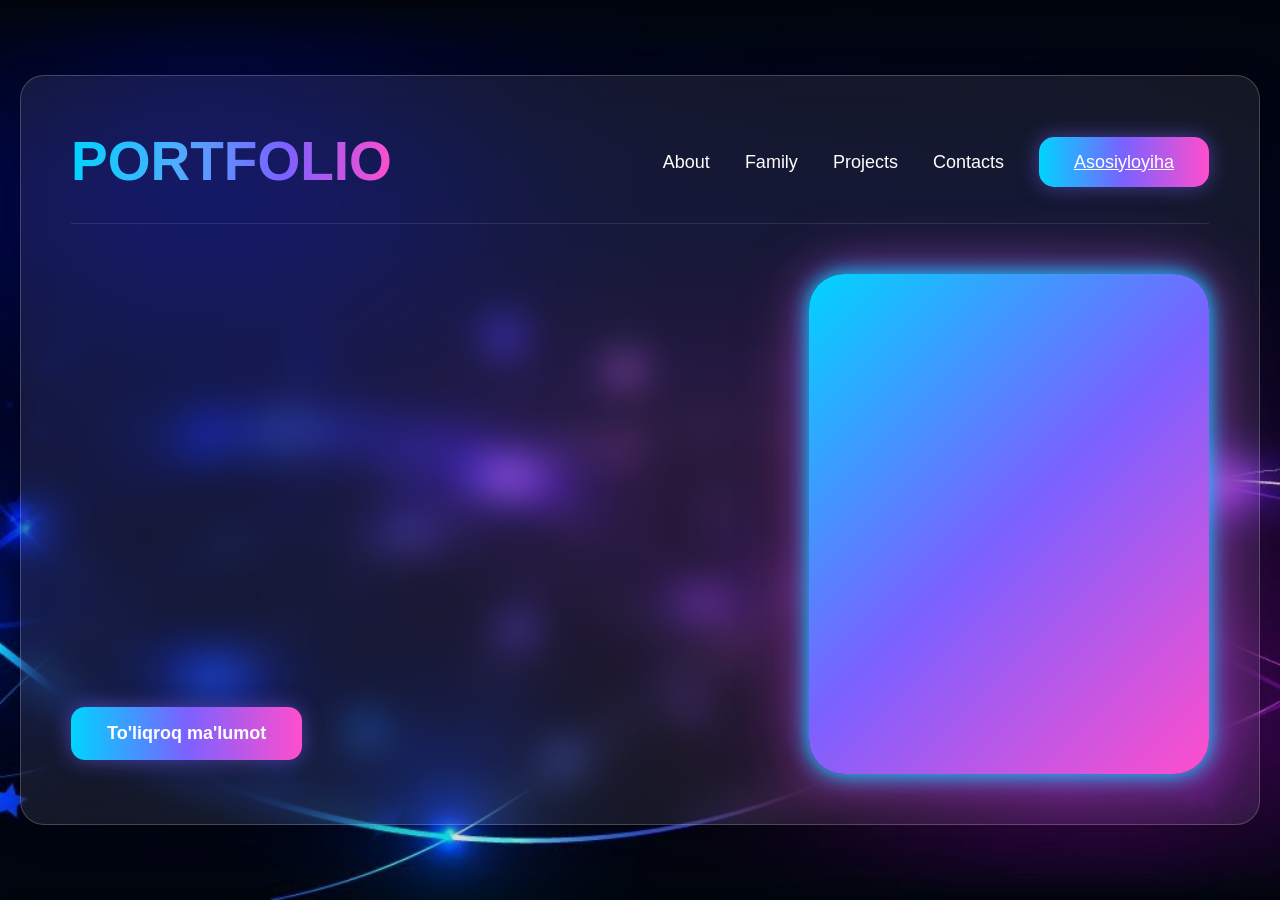
<file: index.html>
<!DOCTYPE html>
<html lang="en">

<head>
  <meta charset="UTF-8" />
  <meta name="viewport" content="width=device-width, initial-scale=1.0" />
  <link rel="stylesheet" href="style.css">
  <link href="https://unpkg.com/aos@2.3.1/dist/aos.css" rel="stylesheet">
  <title>Usmanov</title>
</head>

<body>
  <div data-aos="zoom-in" class="wrapper">
    <header>
      <div class="container">
        
  
        <div class="navbar">
          <a class='logo' href='/'>
            <h1>PORTFOLIO</h1>
          </a>
          <nav>
            <ul class="nav_links">
              <li><a class='nav-link' href='about.html'>About</a></li>
              <li><a class='nav-link' href='family.html'>Family</a></li>
              <li><a class='nav-link' href='project.html'>Projects</a></li>
              <li><a class='nav-link' href='contact.html'>Contacts</a></li>
              <li><a href="https://bookstore-web-ap.netlify.app/" class="oi">Asosiyloyiha</a></li>
            </ul>
          </nav>
        </div>

        <div class="hero">
          <div class="hero-content">
            <h1 class="hero-text">
              Assalomu alekum Hurmatli ota-onalar Mening Ismim Ixlosbek PDP junior F13 o'quvchisiman Sizlar b   ilan bugungi loyihamni o'rtoqlashmoqchiman.
            </h1>
            <a class='hero-btn' href='about.html'>To'liqroq ma'lumot</a>
          </div>
          <div class="hero-img">
            <img src="images/photo_2026-08-11_09-14-52.jpg" alt="Usmanov" />
          </div>
        </div>

      </div>
    </header>
  </div>

  <script src="https://unpkg.com/aos@2.3.1/dist/aos.js"></script>
  <script>
    AOS.init({
    duratoin:1000,
      once: true
    });
  </script>
  <script>

    window.addEventListener("load", () => {

    const elements = document.querySelectorAll(".logo, nav, .hero-text, .hero img, .btn");

    elements.forEach((el, index) => {
        el.style.opacity = "0";
        el.style.transform = "translateY(60px)";

        setTimeout(() => {
            el.style.transition = "1.8s ease";
            el.style.opacity = "1";
            el.style.transform = "translateY(0)";
        }, index * 500);
    });

});
  </script>
</body>

</html>
</file>
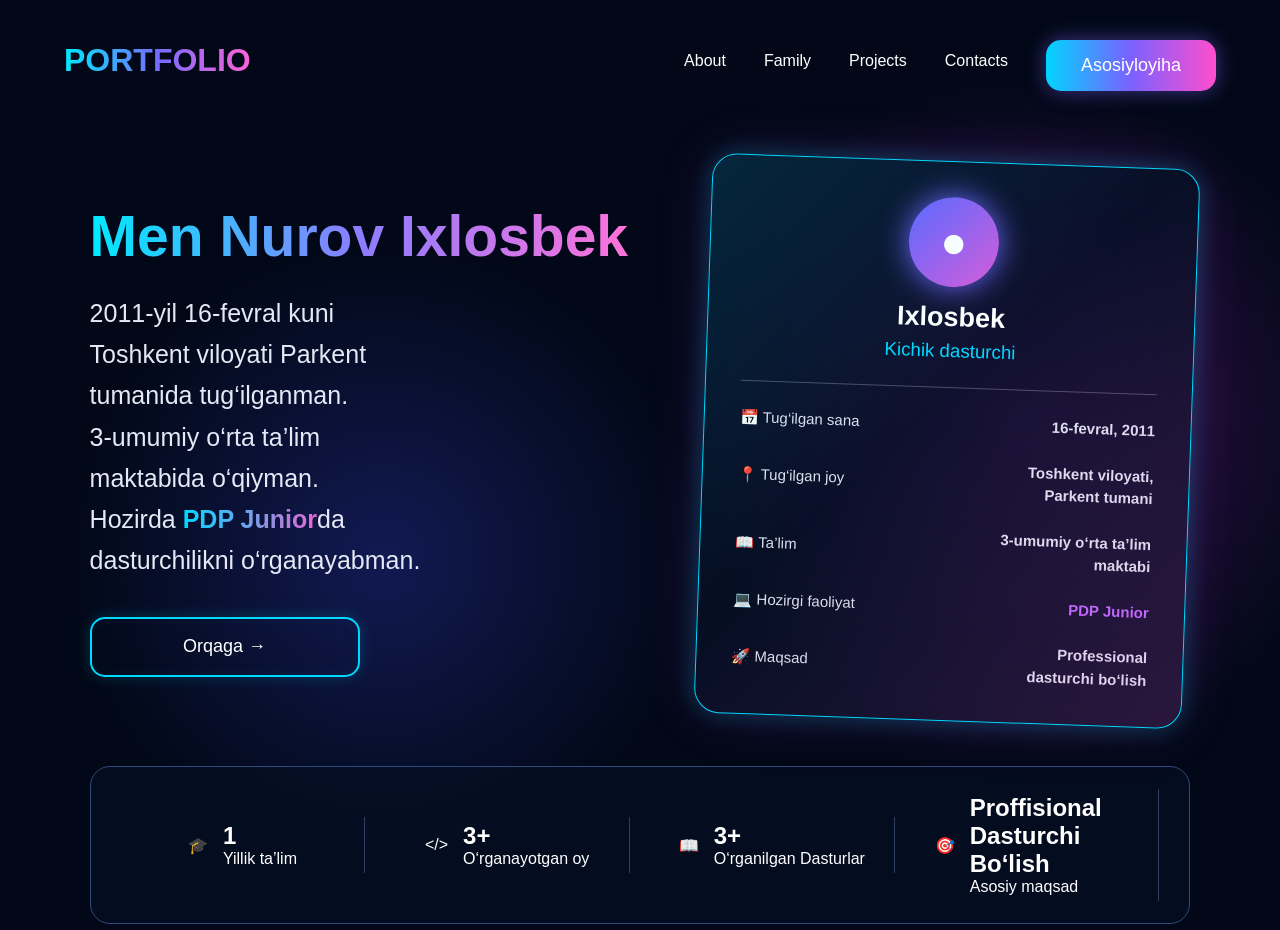
<file: about.html>
<!DOCTYPE html>
<html lang="uz">
<head>
    <meta charset="UTF-8">
    <meta name="viewport" content="width=device-width, initial-scale=1.0">
    <title>Ixlosbek Portfolio</title>
    <link rel="stylesheet" href="about.css">
</head>
<body>

<header>
    <div class="logo">PORTFOLIO</div>

    <nav>
        <a href="about.html">About</a>
        <a href="family.html">Family</a>
        <a href="project.html">Projects</a>
        <a href="contact.html">Contacts</a>
        <a href="" class="oi">Asosiyloyiha</a>
    </nav>
</header>

<main class="hero">

    <section class="left">

        <h1>
            Men Nurov <span>Ixlosbek</span>
        </h1>

        <p>
            2011-yil 16-fevral kuni<br>
            Toshkent viloyati Parkent<br>
            tumanida tug‘ilganman.<br>
            3-umumiy o‘rta ta’lim<br>
            maktabida o‘qiyman.<br>
            Hozirda <b>PDP Junior</b>da<br>
            dasturchilikni o‘rganayabman.
        </p>

       <a href="index.html"><button class="manzil">
            Orqaga
            <span>→</span>
        </button></a> 

    </section>


    <section class="profile">

        <div class="avatar">
            <div class="person">●</div>
        </div>

        <h2>Ixlosbek</h2>
        <h3>Kichik dasturchi</h3>

        <div class="line"></div>

        <div class="info">
            <div class="row">
                <span>📅 Tug‘ilgan sana</span>
                <strong>16-fevral, 2011</strong>
            </div>

            <div class="row">
                <span>📍 Tug‘ilgan joy</span>
                <strong>Toshkent viloyati,<br>Parkent tumani</strong>
            </div>

            <div class="row">
                <span>📖 Ta’lim</span>
                <strong>3-umumiy o‘rta ta’lim<br>maktabi</strong>
            </div>

            <div class="row">
                <span>💻 Hozirgi faoliyat</span>
                <strong class="purple">PDP Junior</strong>
            </div>

            <div class="row">
                <span>🚀 Maqsad</span>
                <strong>Professional<br>dasturchi bo‘lish</strong>
            </div>
        </div>

    </section>

</main>


<section class="stats">

    <div class="stat">
        <div class="icon">🎓</div>
        <div>
            <h2>1</h2>
            <p>Yillik ta’lim</p>
        </div>
    </div>

    <div class="stat">
        <div class="icon">&lt;/&gt;</div>
        <div>
            <h2>3+</h2>
            <p>O‘rganayotgan oy</p>
        </div>
    </div>

    <div class="stat">
        <div class="icon">📖</div>
        <div>
            <h2>3+</h2>
            <p>O‘rganilgan Dasturlar</p>
        </div>
    </div>

    <div class="stat">
        <div class="icon">🎯</div>
        <div>
            <h2>Proffisional Dasturchi Bo‘lish</h2>
            <p>Asosiy maqsad</p>
        </div>
    </div>

</section>

</body>
</html>
</file>
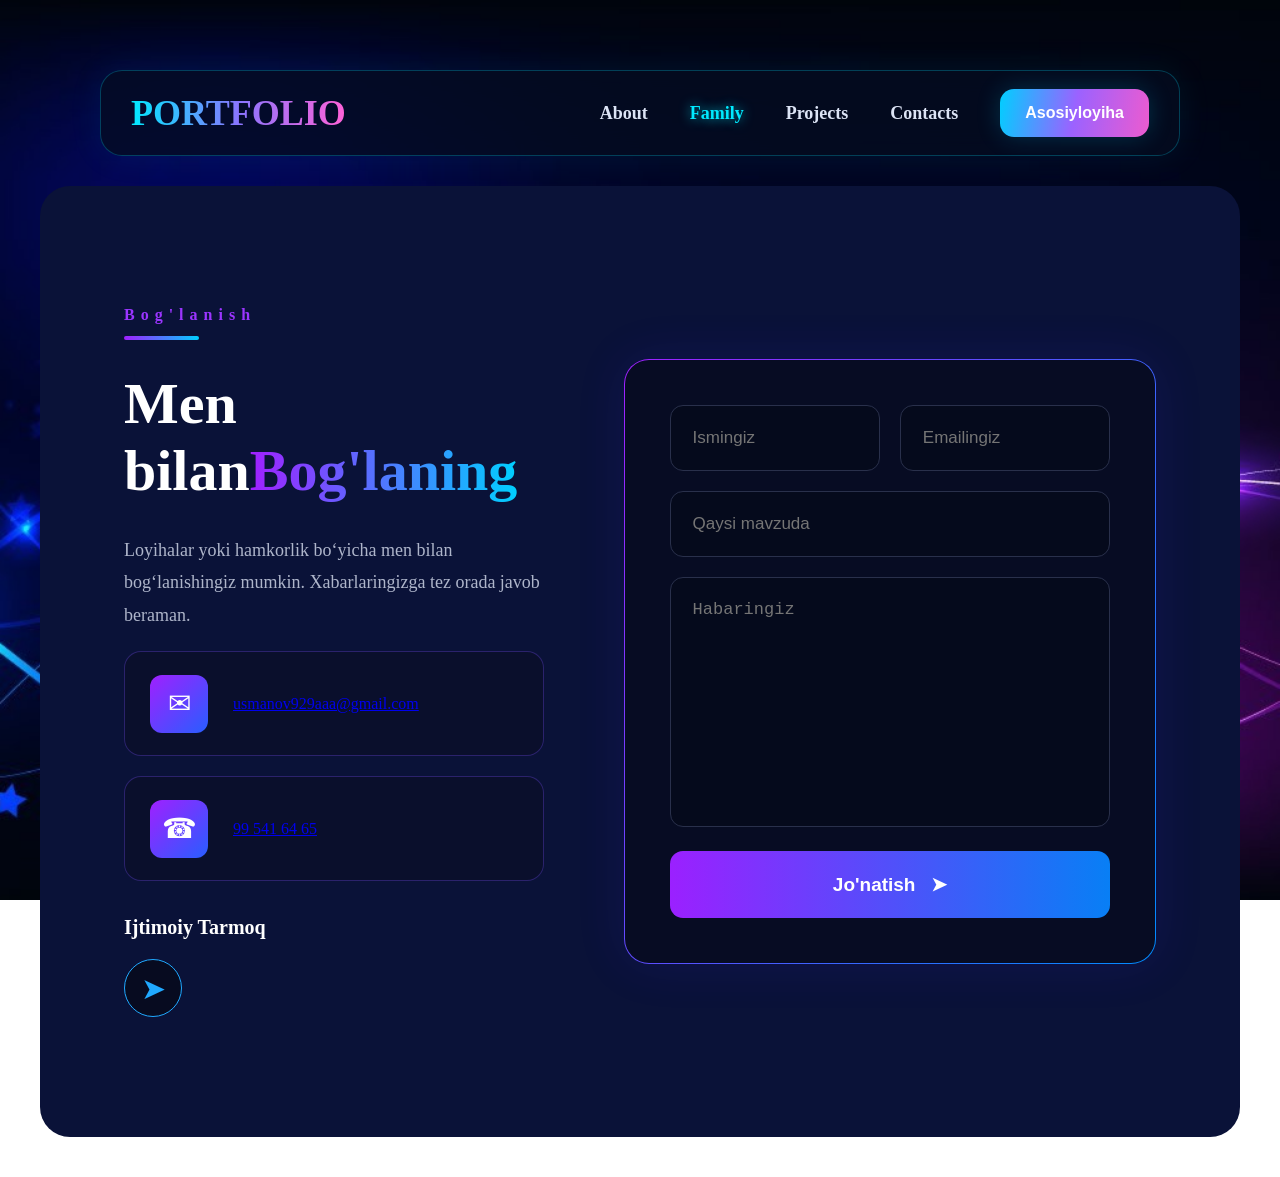
<file: contact.html>
<!doctype html>
<html lang="en">
  <head>
    <meta charset="UTF-8" />
    <meta name="viewport" content="width=device-width, initial-scale=1.0" />
    <title>Document</title>
    <link rel="stylesheet" href="contact.css" />
  </head>
  <body>
    <div class="container">
      <header class="navbar">
        <div class="logo">PORTFOLIO</div>

        <nav>
          <a href="about.html">About</a>
          <a href="family.html" class="active">Family</a>
          <a href="project.html">Projects</a>
          <a href="contact.html">Contacts</a>

          <button class="nav-btn">Asosiyloyiha</button>
        </nav>
      </header>
      <section class="contact" id="contact">
        <div class="contact-left">
          <span class="contact-title">Bog'lanish</span>

          <h2>Men bilan<b>Bog'laning</b></h2>

          <p>
            Loyihalar yoki hamkorlik bo‘yicha men bilan bog‘lanishingiz mumkin.
            Xabarlaringizga tez orada javob beraman.
          </p>

          <div class="contact-box">
            <div class="icon">✉</div>
            <div>
            <a href="mailto:usmanov929aaa@gmail.com">usmanov929aaa@gmail.com</a>
            </div>
          </div>

          <div class="contact-box">
            <div class="icon">☎</div>
            <div>
             <a href="tel:+998995416465">99 541 64 65</a>
            </div>
          </div>

          <h3 class="follow">Ijtimoiy Tarmoq</h3>

          <div class="socials">

            <a href="https://t.me/Ikhlosbek_ake" class="telegram">➤</a>
          </div>
        </div>

        <form class="contact-form">
          <div class="form-row">
            <input type="text" placeholder="Ismingiz" />
            <input type="email" placeholder="Emailingiz" />
          </div>

          <input type="text" placeholder="Qaysi mavzuda" />

          <textarea placeholder="Habaringiz"></textarea>

          <button type="submit">Jo'natish <span>➤</span></button>
        </form>
      </section>
    </div>
  </body>
</html>
</file>
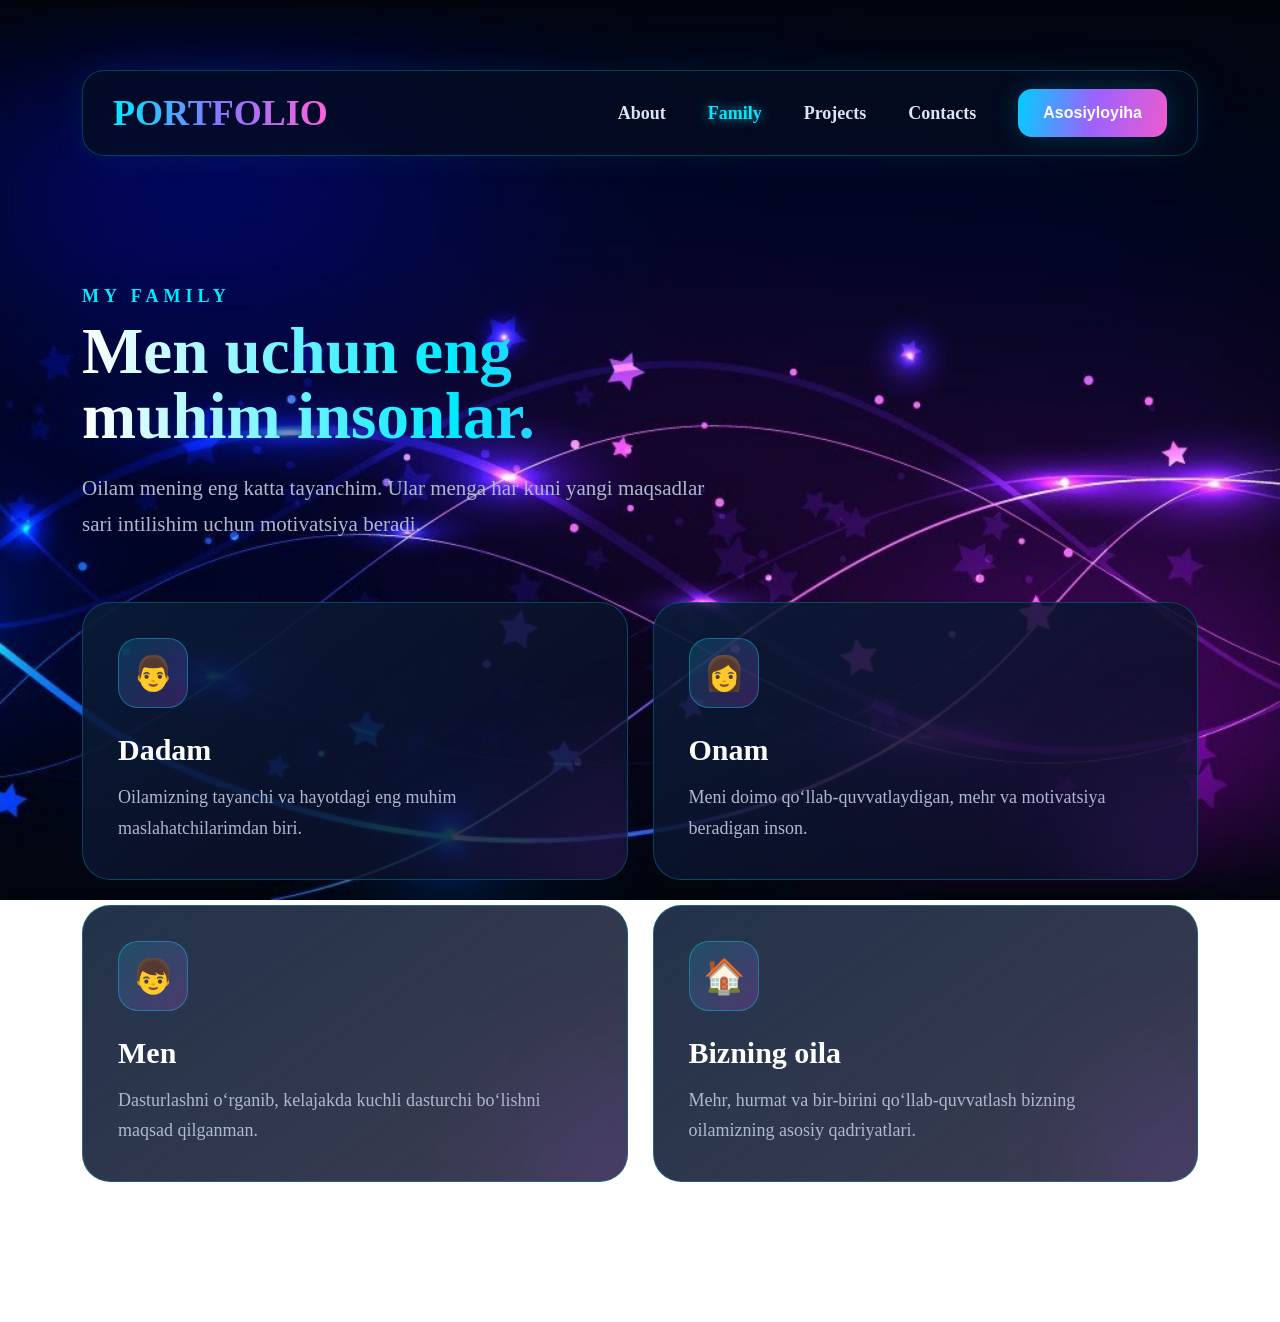
<file: family.html>
<!doctype html>
<html lang="en">
  <head>
    <meta charset="UTF-8" />
    <meta name="viewport" content="width=device-width, initial-scale=1.0" />
    <title>Usmanov</title>
    <link rel="stylesheet" href="family.css" />
  </head>
  <body>
    <header class="navbar">
      <div class="logo">PORTFOLIO</div>

      <nav>
        <a href="about.html">About</a>
        <a href="family.html" class="active">Family</a>
        <a href="project.html">Projects</a>
        <a href="contact.html">Contacts</a>

        <button class="nav-btn">Asosiyloyiha</button>
      </nav>
    </header>
    <section class="family" id="family">
      <div class="family-title">
        <small>MY FAMILY</small>

        <h2>
          Men uchun eng<br />
          muhim insonlar.
        </h2>

        <p>
          Oilam mening eng katta tayanchim. Ular menga har kuni yangi maqsadlar
          sari intilishim uchun motivatsiya beradi.
        </p>
      </div>

      <div class="family-cards">
        <div class="family-card">
          <div class="family-icon">👨</div>

          <h3>Dadam</h3>

          <p>
            Oilamizning tayanchi va hayotdagi eng muhim maslahatchilarimdan
            biri.
          </p>
        </div>

        <div class="family-card">
          <div class="family-icon">👩</div>

          <h3>Onam</h3>

          <p>
            Meni doimo qo‘llab-quvvatlaydigan, mehr va motivatsiya beradigan
            inson.
          </p>
        </div>

        <div class="family-card">
          <div class="family-icon">👦</div>

          <h3>Men</h3>

          <p>
            Dasturlashni o‘rganib, kelajakda kuchli dasturchi bo‘lishni maqsad
            qilganman.
          </p>
        </div>

        <div class="family-card">
          <div class="family-icon">🏠</div>

          <h3>Bizning oila</h3>

          <p>
            Mehr, hurmat va bir-birini qo‘llab-quvvatlash bizning oilamizning
            asosiy qadriyatlari.
          </p>
        </div>
      </div>
    </section>
  </body>
</html>
</file>
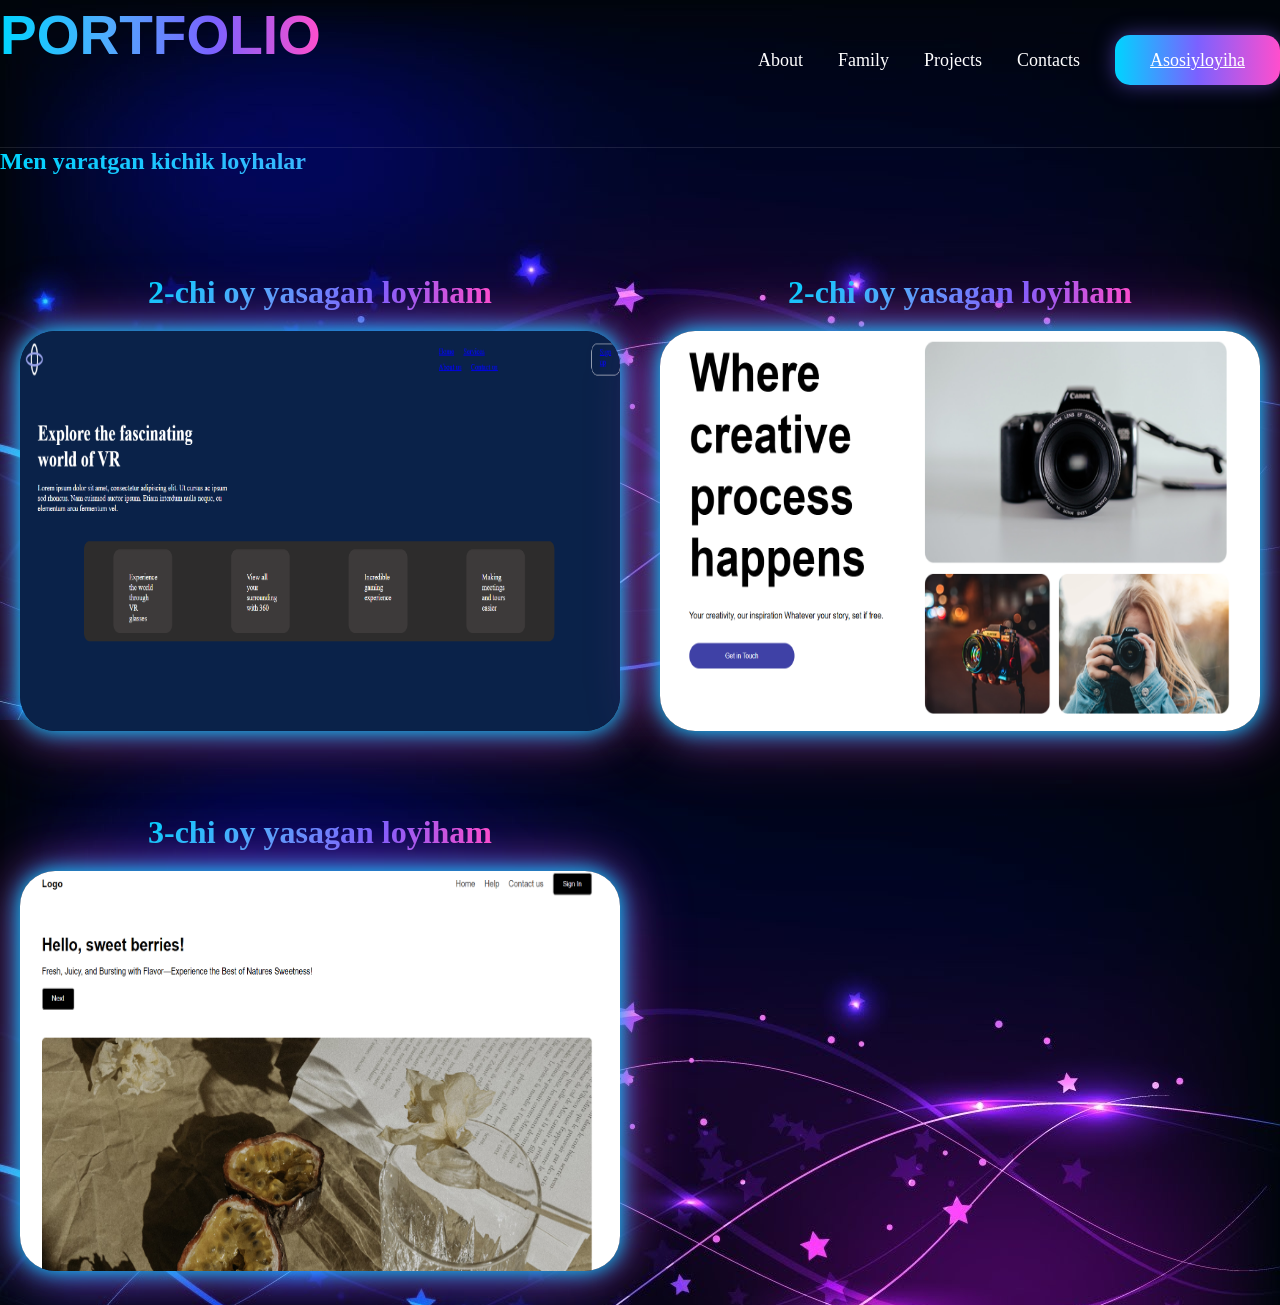
<file: project.html>
<!doctype html>
<html lang="en">
  <head>
    <meta charset="UTF-8" />
    <meta name="viewport" content="width=device-width, initial-scale=1.0" />
    <title>Document</title>
    <link rel="stylesheet" href="project.css" />
  </head>
  <body>
    <div class="container">
      <div class="navbar">
        <a class="logo" href="/">
          <h1>PORTFOLIO</h1>
        </a>
        <nav>
          <ul class="nav_links">
            <li><a class="nav-link" href="about.html">About</a></li>
            <li><a class="nav-link" href="family.html">Family</a></li>
            <li><a class="nav-link" href="project.html">Projects</a></li>
            <li><a class="nav-link" href="contact.html">Contacts</a></li>
            <li>
              <a href="https://bookstore-web-ap.netlify.app/" class="oi"
                >Asosiyloyiha</a
              >
            </li>
          </ul>
        </nav>
      </div>
    </div>
    <main>
      <div class="container">
<section class="hero">
     <h1>Men yaratgan kichik loyhalar</h1>
        <div class="hero-card">
       
          <div class="hero-cards">
     <h2>2-chi oy yasagan loyiham</h2>
            <a href="C:\Users\Lenovo\Desktop\pdp-junior\2-modul\6-dars vazifa">       <img class="hero-img" src="images/loyiha 1.png" alt="" /></a>
          </div>   
            <div class="hero-cards">
           <h2>2-chi oy yasagan loyiham</h2>
            <a href="">  <img class="hero-img" src="images/loyiha2.png" alt="" /></a>
          </div>
          <div class="hero-cards">
           <h2>3-chi oy yasagan loyiham</h2>
            <a href="">  <img class="hero-img" src="images/loyiha3.png" alt="" /></a>
          </div>
     
        </div>
      </section>
      </div>
      
    </main>
  </body>
</html>
</file>
<file: style.css>
* {
  margin: 0;
  padding: 0;
  box-sizing: border-box;
  font-family: "Segoe UI", Tahoma, Verdana, sans-serif;
}

body {
  background-image: url(images/orqa\ fon.png);
  background-size: cover;
  background-position: center;
  background-repeat: no-repeat;
  background-attachment: fixed;
  min-height: 100vh;
  padding: 40px 20px;
  display: flex;
  align-items: center;
  justify-content: center;
}

.wrapper {
  width: 100%;
  max-width: 1300px;
}
header {
  width: 100%;
  background: rgba(255, 255, 255, 0.08);
  backdrop-filter: blur(20px);
  -webkit-backdrop-filter: blur(20px);
  border: 1px solid rgba(255, 255, 255, 0.2);
  border-radius: 24px;
  box-shadow: 0 8px 32px 0 rgba(0, 0, 0, 0.3);
}

.container {
  width: 100%;
  padding: 50px;
}
.navbar {
  display: flex;
  align-items: center;
  justify-content: space-between;
  flex-wrap: wrap;
  gap: 20px;
  border-bottom: 1px solid rgba(255, 255, 255, 0.1);
  padding-bottom: 25px;
}

.logo {
  text-decoration: none;
}

.navbar h1 {
  font-size: 55px;
  font-weight: 700;
  line-height: 1.3;
  font-family: sans-serif;

  background: linear-gradient(90deg, #00d4ff, #4facfe, #7b61ff, #ff4ecd);
  -webkit-background-clip: text;
  -webkit-text-fill-color: transparent;
  background-clip: text;
  color: transparent;
}

.nav_links {
  display: flex;
  align-items: center;
  gap: 35px;
  flex-wrap: wrap;
}

.nav_links li {
  list-style: none;
}

.nav-link {
  text-decoration: none;
  color: #fff;
  font-size: 18px;
  font-weight: 500;
  transition: 0.3s;
  position: relative;
}

.nav-link:hover {
  color: #fff;
}

.nav-link::after {
  content: "";
  position: absolute;
  bottom: -6px;
  left: 0;
  width: 0%;
  height: 3px;
  background-color: #fff;
  transition: 0.4s;
  border-radius: 2px;
}

.nav-link:hover::after {
  width: 100%;
}

/* Navbardagi oq tugma */
.oi {
  margin-top: 30px;
  padding: 15px 35px;
  border: none;
  border-radius: 15px;
  color: #fff;
  font-size: 18px;
  cursor: pointer;
  background: linear-gradient(90deg, #00d4ff, #7b61ff, #ff4ecd);
  box-shadow: 0 0 20px rgba(123, 97, 255, 0.5);
  transition: 0.3s;
}

.oi:hover {
  transform: translateY(-5px);
  box-shadow:
    0 0 15px #00d4ff,
    0 0 30px #7b61ff,
    0 0 45px #ff4ecd;
}

.hero {
  margin-top: 50px;
  display: flex;
  align-items: center;
  justify-content: space-between;
  gap: 50px;
}

.hero-content {
  flex: 1;
  display: flex;
  flex-direction: column;
  align-items: flex-start;
  gap: 30px;
}

.hero-content .hero-text {
  font-size: 50px;
  font-weight: 700;
  line-height: 1.3;
  display: inline-block;

  background: linear-gradient(90deg, #00e5ff, #7b61ff, #ff4ecd);

  -webkit-background-clip: text;
  background-clip: text;

  -webkit-text-fill-color: transparent;
  color: transparent;
}

/* To'liqroq ma'lumot tugmasi */
.hero-btn {
  display: inline-block;
  text-decoration: none;
  padding: 16px 36px;
  border-radius: 14px;
  color: white;
  font-size: 18px;
  font-weight: 700;
  border: none;
  cursor: pointer;
  transition: 0.3s;
  background: linear-gradient(90deg, #00d4ff, #7b61ff, #ff4ecd);
  box-shadow: 0 0 20px rgba(123, 97, 255, 0.5);
}

.hero-btn:hover {
  transform: translateY(-2px);
  box-shadow: 0 6px 20px rgba(0, 114, 255, 0.5);
}

.hero-img {
  width: 400px;
  height: 500px;
  padding: 12px;
  border-radius: 35px;
  position: relative;
  overflow: hidden;

  background: linear-gradient(135deg, #00d4ff, #7b61ff, #ff4ecd);

  box-shadow:
    0 0 20px #00d4ff,
    0 0 40px rgba(123, 97, 255, 0.6),
    0 0 70px rgba(255, 78, 205, 0.4);

  animation: float 4s ease-in-out infinite;
  transition: 0.5s;
}
.hero-img::before {
  content: "";
  position: absolute;
  inset: 0;
  border-radius: 35px;

  background: linear-gradient(
    45deg,
    transparent,
    rgba(255, 255, 255, 0.35),
    transparent
  );

  transform: translateX(-100%);
  animation: shine 3s infinite;
}

.image-box:hover {

    transform:rotate(-4deg) scale(1.05);
}

.image-box img{
    width:100%;
    height:100%;
    object-fit:cover;
    border-radius:28px;
}
@keyframes float{
    0%,100%{
        transform:translateY(0);
    }
    50%{
        transform:translateY(-20px);
    }
}

@keyframes shine{
    100%{
        transform:translateX(100%);
    }
}
.hero-img img {
  width: 400px;
  height: 400px;
  object-fit: cover;
  border-radius: 50%;
  border: 4px solid rgba(255, 255, 255, 0.2);
  box-shadow: 0 10px 30px #7b61ff74;
}

/* ===================================================
   RESPONSIVE DESIGN (Telefon va Planshetlar uchun)
   =================================================== */

@media (max-width: 1024px) {
  .hero {
    flex-direction: column-reverse; /* Telefonlarda rasm tepaga, matn pastga tushadi */
    text-align: center;
    gap: 35px;
  }
  .hero-content {
    align-items: center;
  }
  .hero-content .hero-text {
    font-size: 28px;
  }
  .hero-img img {
    width: 300px;
    height: 300px;
  }
}

@media (max-width: 768px) {
  body {
    padding: 15px;
  }
  .container {
    padding: 25px;
  }
  .navbar {
    flex-direction: column;
    text-align: center;
  }
  .nav_links {
    justify-content: center;
    gap: 20px;
  }
}
</file>
<file: about.css>
* {
  margin: 0;
  padding: 0;
  box-sizing: border-box;
}

body {
  min-height: 100vh;
  font-family: Arial, sans-serif;
  color: white;
  background:
    radial-gradient(circle at 30% 60%, #111a52 0%, transparent 30%),
    radial-gradient(circle at 80% 45%, #35104e 0%, transparent 30%), #020817;
  overflow-x: hidden;
}

/* HEADER */

header {
  width: 90%;
  margin: 30px auto;
  display: flex;
  justify-content: space-between;
  align-items: center;
}

.logo {
  font-size: 32px;
    font-weight: bold;

    background: linear-gradient(90deg, #00eaff, #756cff, #ff62d8);

    -webkit-background-clip: text;
    background-clip: text;

    color: transparent;
}

nav {
  display: flex;
  align-items: center;
  gap: 38px;
}

nav a {
  color: white;
  text-decoration: none;
  font-size: 16px;
  transition: 0.3s;
}

nav a:hover {
  color: #00eaff;
}

.oi {
  margin-top: 10px;
  padding: 15px 35px;
  border: none;
  border-radius: 15px;
  color: #fff;
  font-size: 18px;
  cursor: pointer;
  background: linear-gradient(90deg, #00d4ff, #7b61ff, #ff4ecd);
  box-shadow: 0 0 20px rgba(123, 97, 255, 0.5);
  transition: 0.3s;
}

.oi:hover {
  transform: translateY(-5px);
  box-shadow:
    0 0 15px #00d4ff,
    0 0 30px #7b61ff,
    0 0 45px #ff4ecd;
}

/* HERO */

.hero {
  width: 86%;
  margin: 70px auto 45px;

  display: flex;
  justify-content: space-between;
  align-items: center;
  gap: 70px;
}

.left {
  width: 52%;
}

.left h1 {
  font-size: 57px;
  margin-bottom: 25px;
  line-height: 1.1;

  background: linear-gradient(90deg, #00eaff, #8d7cff, #ff72d8);

  -webkit-background-clip: "text";
background-clip: text;
  color: transparent;
}

.left p {
  color: #e5e9f5;
  font-size: 25px;
  font-weight: 500;
  line-height: 1.65;
}

.left b {
  background: linear-gradient(90deg, #00d9ff, #e766d5);

  -webkit-background-clip: text;
  background-clip: text;
  color: transparent;
}

.manzil{
  margin-top: 35px;
  width: 270px;
  height: 60px;
text-decoration: none;
color: white;
  border: 2px solid #00d9ff;
  border-radius: 15px;

  background: transparent;
  color: white;

  font-size: 18px;
  cursor: pointer;

  box-shadow:
    0 0 15px rgba(0, 217, 255, 0.2),
    inset 0 0 15px rgba(0, 217, 255, 0.05);

  transition: 0.3s;
}

.back span {
  float: right;
  font-size: 28px;
}

.back:hover {
  transform: translateY(-4px);
  box-shadow: 0 0 25px #00d9ff;
}

/* PROFILE CARD */

.profile {
  width: 510px;
  min-height: 560px;

  padding: 35px;

  border: 1px solid #00d9ff;
  border-radius: 25px;

  background: rgba(7, 18, 40, 0.7);

  box-shadow:
    0 0 25px rgba(0, 217, 255, 0.25),
    0 0 60px rgba(221, 70, 255, 0.15);

  transform: rotate(2deg);

  position: relative;
}

.profile::before {
  content: "";
  position: absolute;
  inset: 0;

  border-radius: 25px;

  background: linear-gradient(
    135deg,
    rgba(0, 217, 255, 0.12),
    transparent 45%,
    rgba(255, 70, 210, 0.15)
  );

  pointer-events: none;
}

.avatar {
  width: 90px;
  height: 90px;

  margin: 0 auto 15px;

  border-radius: 50%;

  display: flex;
  justify-content: center;
  align-items: center;

  background: linear-gradient(135deg, #5e64ff, #d95bd9);

  box-shadow: 0 0 30px #7065ff;
}

.person {
  font-size: 45px;
  color: white;
}

.profile h2 {
  text-align: center;
  font-size: 27px;
}

.profile h3 {
  text-align: center;
  margin-top: 7px;
  color: #00d9ff;
  font-weight: normal;
}

.line {
  width: 100%;
  height: 1px;
  background: rgba(255, 255, 255, 0.25);
  margin: 25px 0;
}

.info {
  display: flex;
  flex-direction: column;
  gap: 23px;
}

.row {
  display: flex;
  justify-content: space-between;
  align-items: center;
  gap: 20px;

  color: #dce2ef;
}

.row span {
  font-size: 15px;
}

.row strong {
  text-align: right;
  font-size: 15px;
  line-height: 1.5;
}

.purple {
  color: #b76cff;
}

/* STATS */

.stats {
  width: 86%;
  margin: 0 auto 35px;

  padding: 22px 30px;
  border: 1px solid #304a7b;
  border-radius: 20px;
  background: rgba(5, 15, 35, .7);
  display: flex;
align-items: center;
justify-content: space-between;
gap: 20px;
}
.stat{
    flex: 1;

    display: flex;
    align-items: center;
    justify-content: center;
    gap: 15px;

    border-right: 1px solid #30405f;
    padding: 5px 20px;
}
</file>
<file: contact.css>
*{
    margin: 0;
    padding: 0;
    box-sizing: border-box;
}
body{
   background-image: url(images/orqa\ fon.png);
  background-size: cover;
  background-position: center;
  background-repeat: no-repeat;
  background-attachment: fixed;
  min-height: 100vh;
  padding: 40px 20px;
  display: flex;
  flex-direction: column;
  align-items: center;
  justify-content: center;  
}
.container{
    max-width: 1200px;
    width: 100%;
    margin: 0 auto;
}
.navbar {
    width: 90%;
    margin: 30px auto;

    display: flex;
    justify-content: space-between;
    align-items: center;

    padding: 18px 30px;

    border-radius: 22px;
    background: rgba(5, 13, 32, .75);

    border: 1px solid rgba(0, 225, 255, .25);

    backdrop-filter: blur(18px);

    box-shadow:
        0 0 35px rgba(0, 220, 255, .08);
}

.logo {
    font-size: 36px;
    font-weight: 800;

    background: linear-gradient(
        90deg,
        #00eaff,
        #8975ff,
        #ff62d8
    );

    -webkit-background-clip: text;
    background-clip: text;
    color: transparent;
}

.navbar nav {
    display: flex;
    align-items: center;
    gap: 42px;
}

.navbar nav a {
    color: #dce4f5;
    text-decoration: none;

    font-size: 18px;
    font-weight: 600;

    transition: .3s;
}

.navbar nav a:hover,
.navbar nav .active {
    color: #00eaff;

    text-shadow:
        0 0 12px rgba(0, 234, 255, .7);
}

.nav-btn {
    padding: 15px 25px;

    border: none;
    border-radius: 14px;

    color: white;
    font-size: 16px;
    font-weight: 600;

    background: linear-gradient(
        100deg,
        #00cfff,
        #9b62ff,
        #ed5bcf
    );

    cursor: pointer;

    box-shadow:
        0 0 25px rgba(0, 210, 255, .2);
}

.contact {
  min-height: 100vh;
  padding: 120px 7%;
  background: #0a1238;
  color: white;
  display: flex;
  align-items: center;
  justify-content: space-between;
  gap: 80px;
  border-radius: 30px;
}

/* LEFT */

.contact-left {
  width: 42%;
}

.contact-title {
  color: #9b35ff;
  font-size: 16px;
  letter-spacing: 6px;
  font-weight: 600;
}

.contact-title::after {
  content: "";
  display: block;
  width: 75px;
  height: 4px;
  margin-top: 12px;
  border-radius: 10px;
  background: linear-gradient(90deg, #a020ff, #00cfff);
}

.contact-left h2 {
  font-size: 58px;
  margin: 30px 0;
}

.contact-left h2 b {
  background: linear-gradient(90deg, #a020ff, #00cfff);
  -webkit-background-clip: text;
  background-clip: text;
  -webkit-text-fill-color: transparent;
}

.contact-left > p {
  color: #aeb5ca;
  font-size: 18px;
  line-height: 1.8;
  max-width: 520px;
}

/* INFO BOX */

.contact-box {
  width: 100%;
  height: 105px;
  margin-top: 20px;
  padding: 20px 25px;

  display: flex;
  align-items: center;
  gap: 25px;

  border: 1px solid rgba(120, 80, 255, .3);
  border-radius: 17px;

  background: rgba(10, 15, 40, .7);

  transition: .3s;
}

.contact-box:hover {
  transform: translateX(5px);
  border-color: #8c35ff;
  box-shadow: 0 0 25px rgba(125, 30, 255, .2);
}

.icon {
  width: 58px;
  height: 58px;

  display: flex;
  align-items: center;
  justify-content: center;

  border-radius: 12px;

  font-size: 28px;

  background: linear-gradient(135deg, #a020ff, #285eff);
}

.contact-box small {
  color: #8e95aa;
}

.contact-box h4 {
  margin-top: 7px;
  font-size: 18px;
  font-weight: 500;
}

/* SOCIAL */

.follow {
  margin-top: 35px;
  font-size: 20px;
}

.socials {
  display: flex;
  gap: 22px;
  margin-top: 20px;
}

.socials a {
  width: 58px;
  height: 58px;

  display: flex;
  align-items: center;
  justify-content: center;

  border-radius: 50%;
  background: #070b20;

  font-size: 30px;
  text-decoration: none;

  transition: .3s;
}

.instagram {
  color: #c33cff;
  border: 1px solid #c33cff;
}

.telegram {
  color: #20a9ff;
  border: 1px solid #20a9ff;
}

.socials a:hover {
  transform: translateY(-6px);
  box-shadow: 0 0 25px currentColor;
}

/* FORM */

.contact-form {
  width: 53%;
  padding: 45px;

  border-radius: 25px;

  background: rgba(7, 12, 35, .8);

  border: 1px solid transparent;

  background:
    linear-gradient(#070c23, #070c23) padding-box,
    linear-gradient(120deg, #a020ff, #008cff) border-box;

  box-shadow: 0 0 50px rgba(65, 35, 255, .12);
}

.form-row {
  display: flex;
  gap: 20px;
}

.contact-form input,
.contact-form textarea {
  width: 100%;
  padding: 22px;

  margin-bottom: 20px;

  border: 1px solid #29304b;
  border-radius: 13px;

  outline: none;

  background: #050a1c;
  color: white;

  font-size: 17px;

  transition: .3s;
}

.contact-form input:focus,
.contact-form textarea:focus {
  border-color: #8d32ff;
  box-shadow: 0 0 15px rgba(141, 50, 255, .2);
}

.contact-form textarea {
  height: 250px;
  resize: none;
}

.contact-form button {
  width: 100%;
  padding: 22px;

  border: none;
  border-radius: 13px;

  background: linear-gradient(90deg, #9b20ff, #087ff5);

  color: white;

  font-size: 19px;
  font-weight: 600;

  cursor: pointer;

  transition: .3s;
}

.contact-form button span {
  margin-left: 10px;
}

.contact-form button:hover {
  transform: translateY(-4px);
  box-shadow: 0 0 30px rgba(100, 40, 255, .5);
}

/* PHONE */

@media (max-width: 900px) {
  .contact {
    flex-direction: column;
    padding: 80px 6%;
  }

  .contact-left,
  .contact-form {
    width: 100%;
  }

  .contact-left h2 {
    font-size: 45px;
  }

  .form-row {
    flex-direction: column;
    gap: 0;
  }
}
</file>
<file: family.css>
*{
    margin: 0;
    padding: 0;
    box-sizing: border-box;
}
body{
   background-image: url(images/orqa\ fon.png);
  background-size: cover;
  background-position: center;
  background-repeat: no-repeat;
  background-attachment: fixed;
  min-height: 100vh;
  padding: 40px 20px;
  display: flex;
  flex-direction: column;
  align-items: center;
  justify-content: center;  
}
.container{
    max-width: 1200px;
    width: 100%;
    margin: 0 auto;
}
.navbar {
    width: 90%;
    margin: 30px auto;

    display: flex;
    justify-content: space-between;
    align-items: center;

    padding: 18px 30px;

    border-radius: 22px;
    background: rgba(5, 13, 32, .75);

    border: 1px solid rgba(0, 225, 255, .25);

    backdrop-filter: blur(18px);

    box-shadow:
        0 0 35px rgba(0, 220, 255, .08);
}

.logo {
    font-size: 36px;
    font-weight: 800;

    background: linear-gradient(
        90deg,
        #00eaff,
        #8975ff,
        #ff62d8
    );

    -webkit-background-clip: text;
    background-clip: text;
    color: transparent;
}

.navbar nav {
    display: flex;
    align-items: center;
    gap: 42px;
}

.navbar nav a {
    color: #dce4f5;
    text-decoration: none;

    font-size: 18px;
    font-weight: 600;

    transition: .3s;
}

.navbar nav a:hover,
.navbar nav .active {
    color: #00eaff;

    text-shadow:
        0 0 12px rgba(0, 234, 255, .7);
}

.nav-btn {
    padding: 15px 25px;

    border: none;
    border-radius: 14px;

    color: white;
    font-size: 16px;
    font-weight: 600;

    background: linear-gradient(
        100deg,
        #00cfff,
        #9b62ff,
        #ed5bcf
    );

    cursor: pointer;

    box-shadow:
        0 0 25px rgba(0, 210, 255, .2);
}


/* =========================
   FAMILY
========================= */

.family {
    width: 90%;
    margin: 100px auto;

    position: relative;
}


/* TITLE */

.family-title {
    margin-bottom: 60px;
}

.family-title small {
    color: #00eaff;

    font-size: 18px;
    letter-spacing: 5px;
    font-weight: bold;
}

.family-title h2 {
    margin-top: 12px;

    font-size: 65px;
    line-height: 1;

    background: linear-gradient(
        90deg,
        #ffffff,
        #00eaff,
        #b879ff,
        #ff65d9
    );

    -webkit-background-clip: text;
    background-clip: text;
    color: transparent;
}

.family-title p {
    max-width: 650px;

    margin-top: 22px;

    color: #aeb9cf;

    font-size: 21px;
    line-height: 1.7;
}


/* CARDS */

.family-cards {
    display: grid;

    grid-template-columns: repeat(2, 1fr);

    gap: 25px;
}

.family-card {
    min-height: 270px;

    padding: 35px;

    position: relative;
    overflow: hidden;

    border-radius: 28px;

    background:
        linear-gradient(
            145deg,
            rgba(10, 28, 55, .9),
            rgba(12, 12, 35, .8)
        );

    border: 1px solid rgba(0, 225, 255, .25);

    transition: .4s;
}


/* CARD GLOW */

.family-card::after {
    content: "";

    position: absolute;

    width: 180px;
    height: 180px;

    right: -80px;
    bottom: -80px;

    border-radius: 50%;

    background: #9c4dff;

    filter: blur(70px);

    opacity: .2;
}

.family-card:hover {
    transform: translateY(-8px);

    border-color: #00eaff;

    box-shadow:
        0 15px 40px rgba(0, 225, 255, .12),
        inset 0 0 30px rgba(0, 225, 255, .04);
}


/* ICON */

.family-icon {
    width: 70px;
    height: 70px;

    display: flex;
    align-items: center;
    justify-content: center;

    border-radius: 20px;

    font-size: 34px;

    background: linear-gradient(
        135deg,
        rgba(0, 234, 255, .15),
        rgba(222, 76, 255, .2)
    );

    border: 1px solid rgba(0, 234, 255, .35);

    margin-bottom: 25px;
}


/* CARD TITLE */

.family-card h3 {
    font-size: 30px;

    margin-bottom: 15px;

    color: white;
}


/* CARD TEXT */

.family-card p {
    max-width: 480px;

    color: #aeb9cf;

    font-size: 18px;
    line-height: 1.7;
}


/* =========================
   MOBILE
========================= */

@media (max-width: 800px) {

    .navbar {
        padding: 18px;
    }

    .logo {
        font-size: 28px;
    }

    .navbar nav {
        gap: 15px;
    }

    .navbar nav a {
        display: none;
    }

    .family-title h2 {
        font-size: 48px;
    }

    .family-cards {
        grid-template-columns: 1fr;
    }
}
</file>
<file: project.css>
* {
  margin: 0;
  padding: 0;
  box-sizing: border-box;
  scroll-behavior: smooth;
}

body {
  background-image: url(images/orqa\ fon.png);
  object-fit: cover;
}
.container {
  max-width: 1500px;
  width: 100%;
  margin: 0 auto;
}
.navbar {
  display: flex;
  align-items: center;
  justify-content: space-between;
  flex-wrap: wrap;
  gap: 20px;
  border-bottom: 1px solid rgba(255, 255, 255, 0.1);
  padding-bottom: 25px;
}

.logo {
  text-decoration: none;
}

.navbar h1 {
  font-size: 55px;
  font-weight: 700;
  line-height: 1.3;
  font-family: sans-serif;

  background: linear-gradient(90deg, #00d4ff, #4facfe, #7b61ff, #ff4ecd);
  -webkit-background-clip: text;
  -webkit-text-fill-color: transparent;
  background-clip: text;
  color: transparent;
}

.nav_links {
  display: flex;
  align-items: center;
  gap: 35px;
  flex-wrap: wrap;
}

.nav_links li {
  list-style: none;
}

.nav-link {
  text-decoration: none;
  color: #fff;
  font-size: 18px;
  font-weight: 500;
  transition: 0.3s;
  position: relative;
}

.nav-link:hover {
  color: #fff;
}

.nav-link::after {
  content: "";
  position: absolute;
  bottom: -6px;
  left: 0;
  width: 0%;
  height: 3px;
  background-color: #fff;
  transition: 0.4s;
  border-radius: 2px;
}

.nav-link:hover::after {
  width: 100%;
}

/* Navbardagi oq tugma */
.oi {
  margin-top: 30px;
  padding: 15px 35px;
  border: none;
  border-radius: 15px;
  color: #fff;
  font-size: 18px;
  cursor: pointer;
  background: linear-gradient(90deg, #00d4ff, #7b61ff, #ff4ecd);
  box-shadow: 0 0 20px rgba(123, 97, 255, 0.5);
  transition: 0.3s;
}

.oi:hover {
  transform: translateY(-5px);
  box-shadow:
    0 0 15px #00d4ff,
    0 0 30px #7b61ff,
    0 0 45px #ff4ecd;
}
h1 {
  background: linear-gradient(90deg, #00d4ff, #4facfe, #7b61ff, #ff4ecd);
  -webkit-background-clip: text;
  -webkit-text-fill-color: transparent;
  background-clip: text;
  color: transparent;
  margin-bottom: 50px;
}
.hero-card {
  display: flex;
  flex-wrap: wrap;

}
.hero-cards {
  display: flex;

  height: 500px;
  width: 600px;
  flex-direction:column ;
  justify-content: center;
  align-items: center;
  margin: 20px;
}
.hero-img {
  width: 600px;
  height: 400px;
background: linear-gradient(135deg, #00d4ff, #7b61ff, #ff4ecd);

  box-shadow:
    0 0 20px #00d4ff,
    0 0 40px rgba(123, 97, 255, 0.6),
    0 0 70px rgba(255, 78, 205, 0.4);

  animation: float 4s ease-in-out infinite;
  transition: 0.5s;
   border-radius: 35px;
}
.hero-img::before{
   content: "";
  position: absolute;
  inset: 0;
  border-radius: 35px;

  background: linear-gradient(
    45deg,
    transparent,
    rgba(255, 255, 255, 0.35),
    transparent
  );

  transform: translateX(-100%);
  animation: shine 3s infinite;
}
.hero-cards h2{
   background: linear-gradient(90deg, #00d4ff, #4facfe, #7b61ff, #ff4ecd);
  -webkit-background-clip: text;
  background-clip: text;
  -webkit-text-fill-color: transparent;
gap: 20px;
margin: 20px;
font-size: xx-large;
font-weight: 900;
}
</file>
